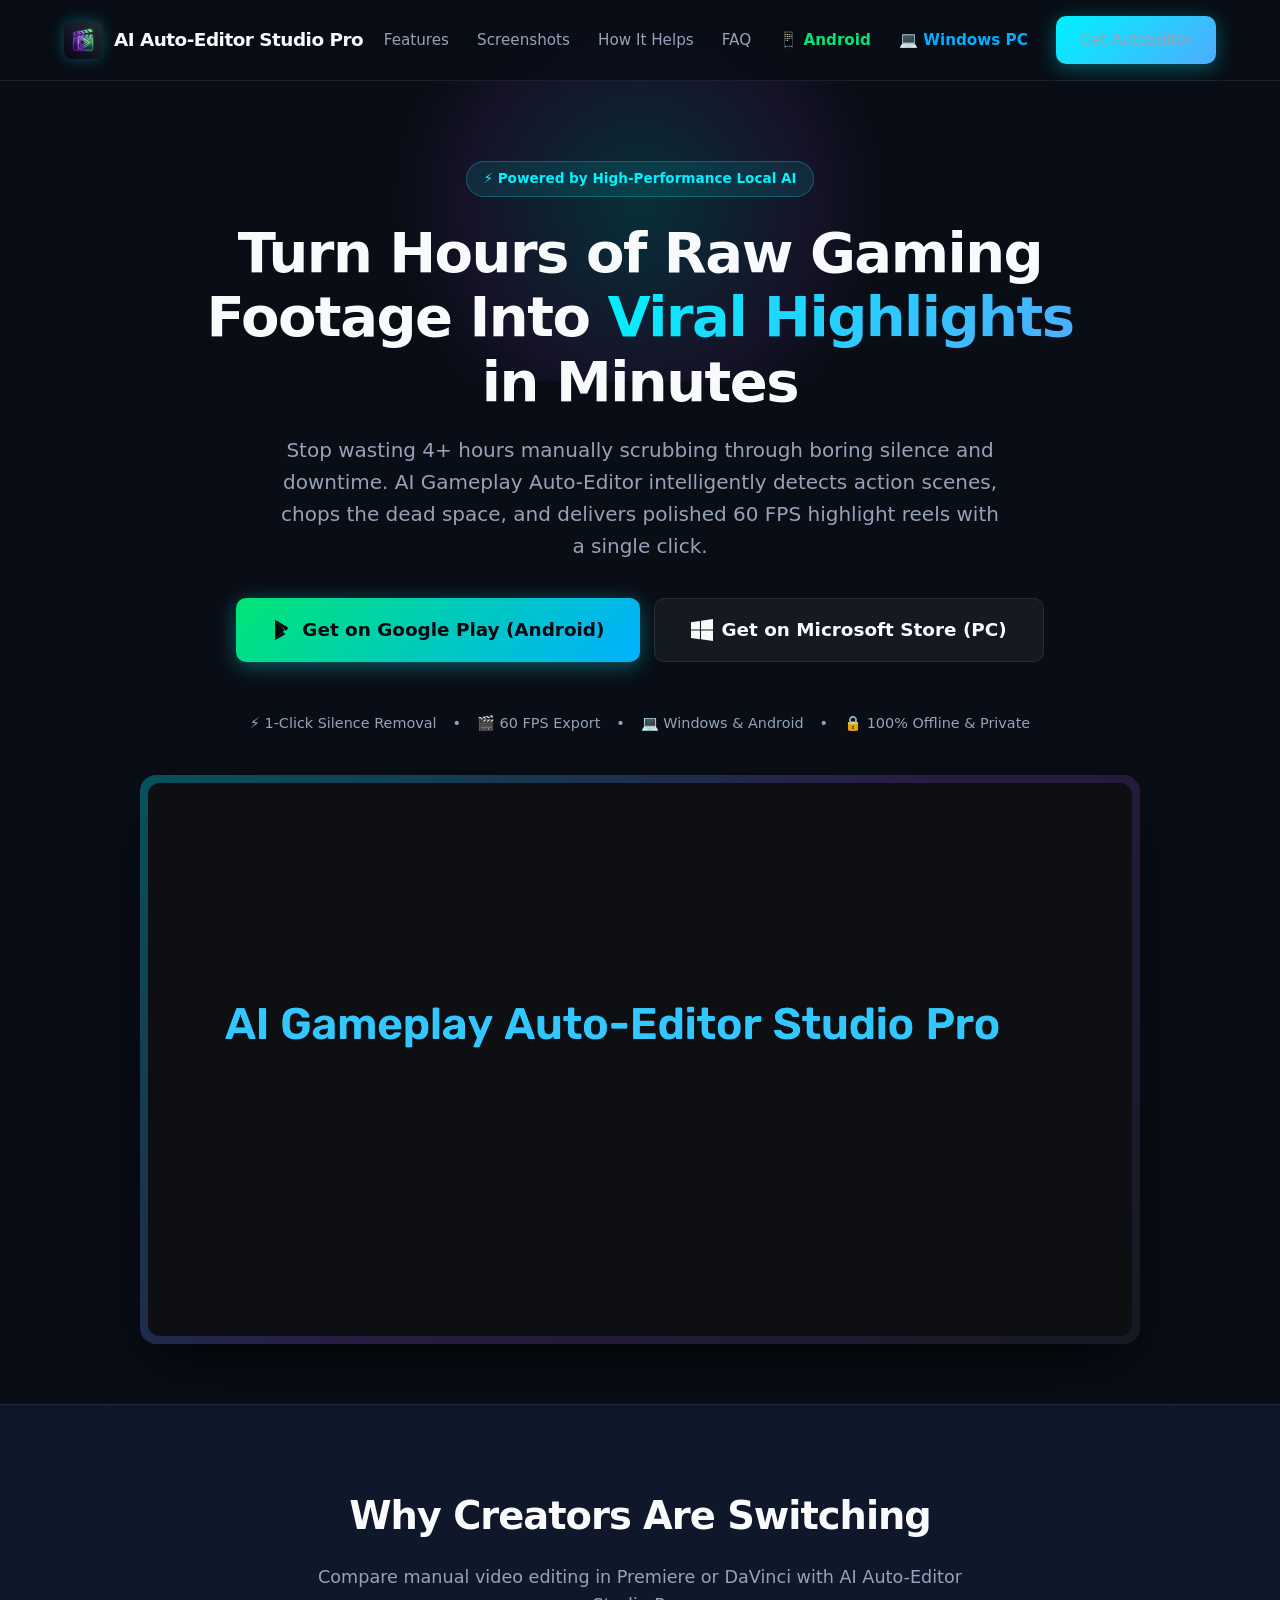
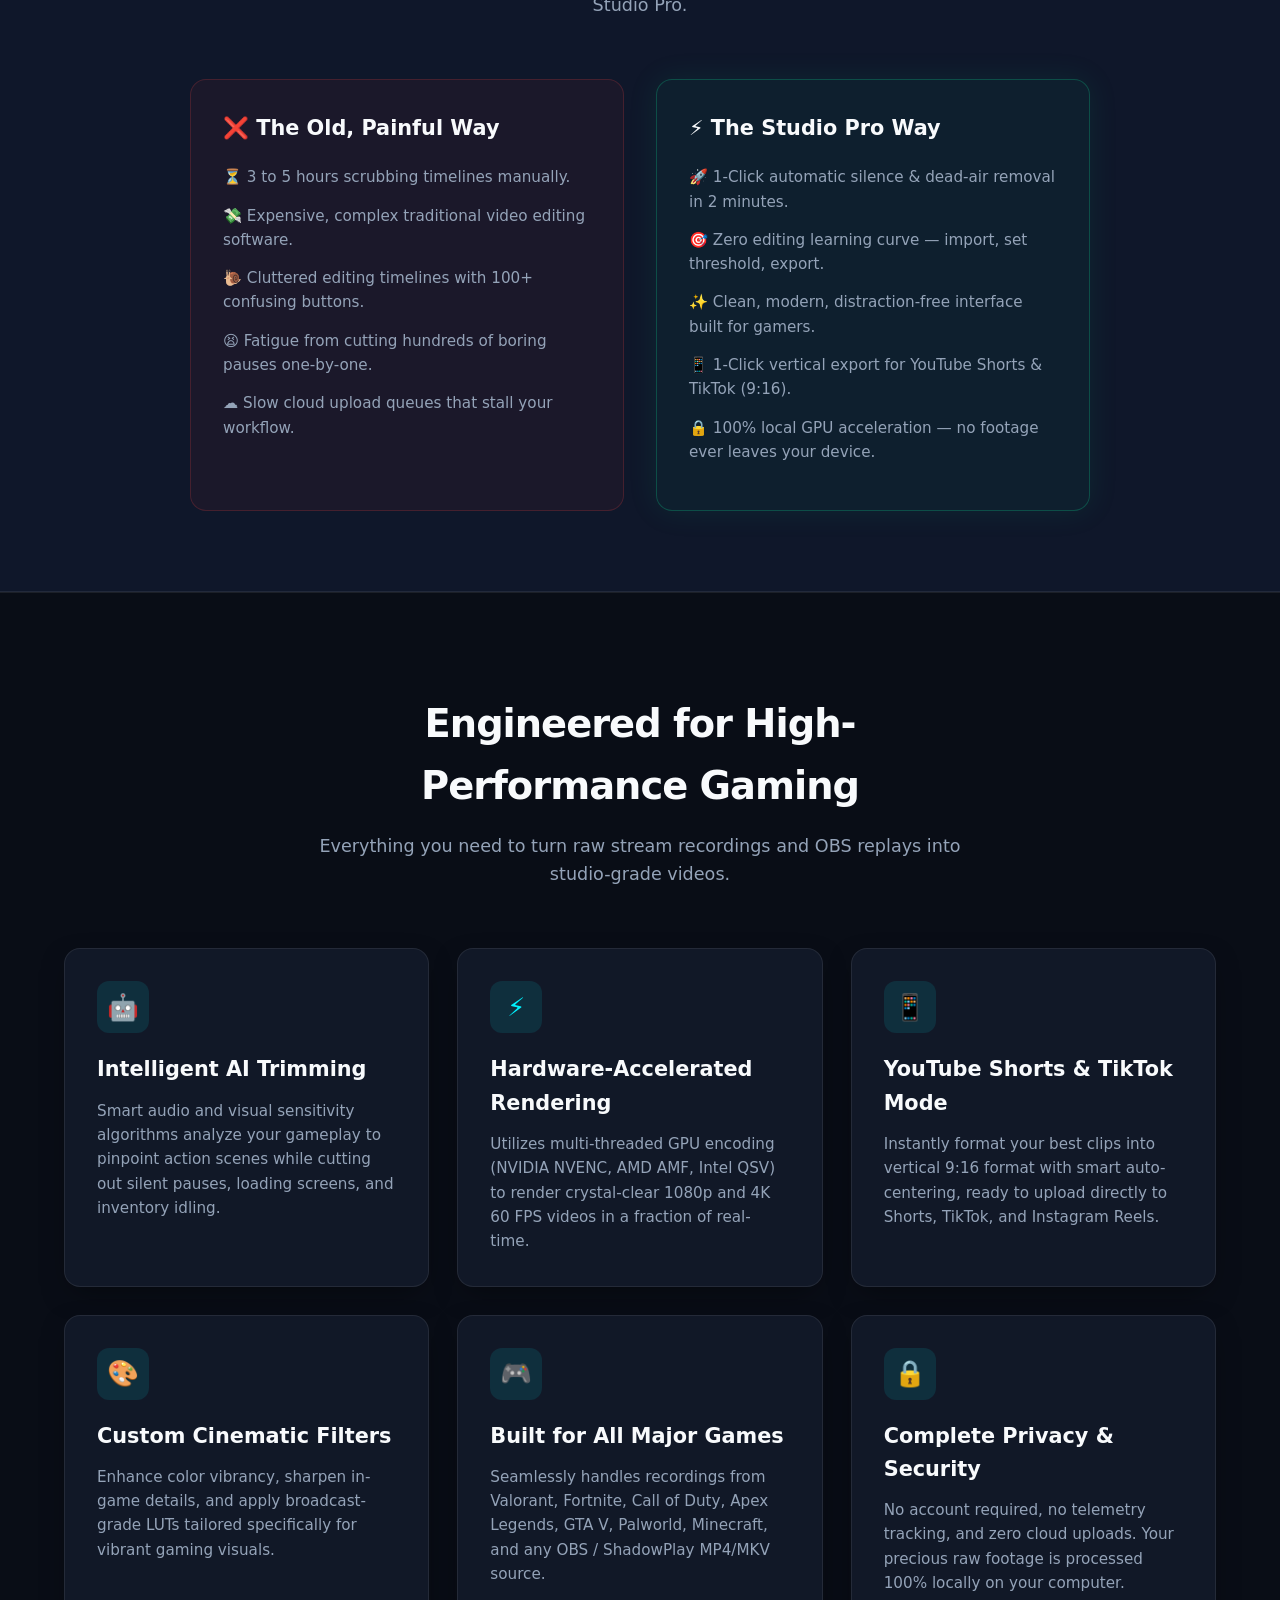
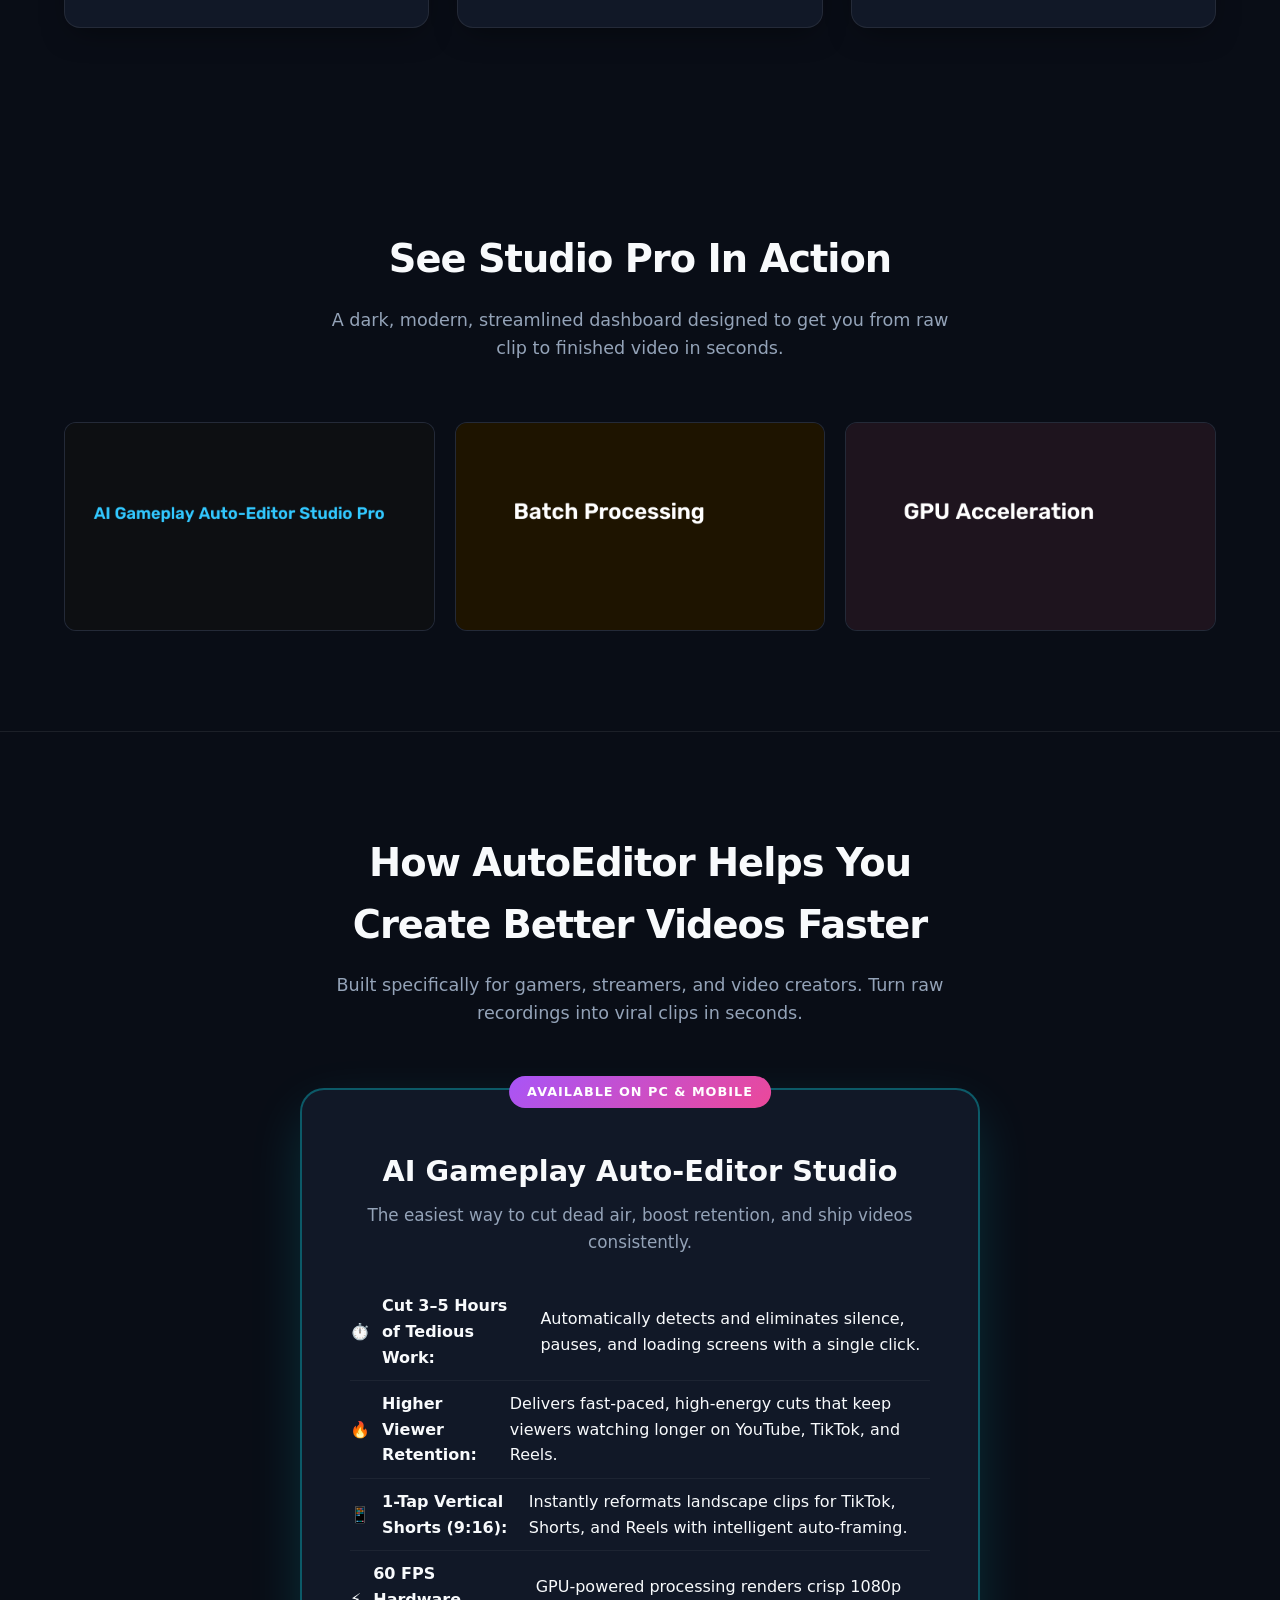
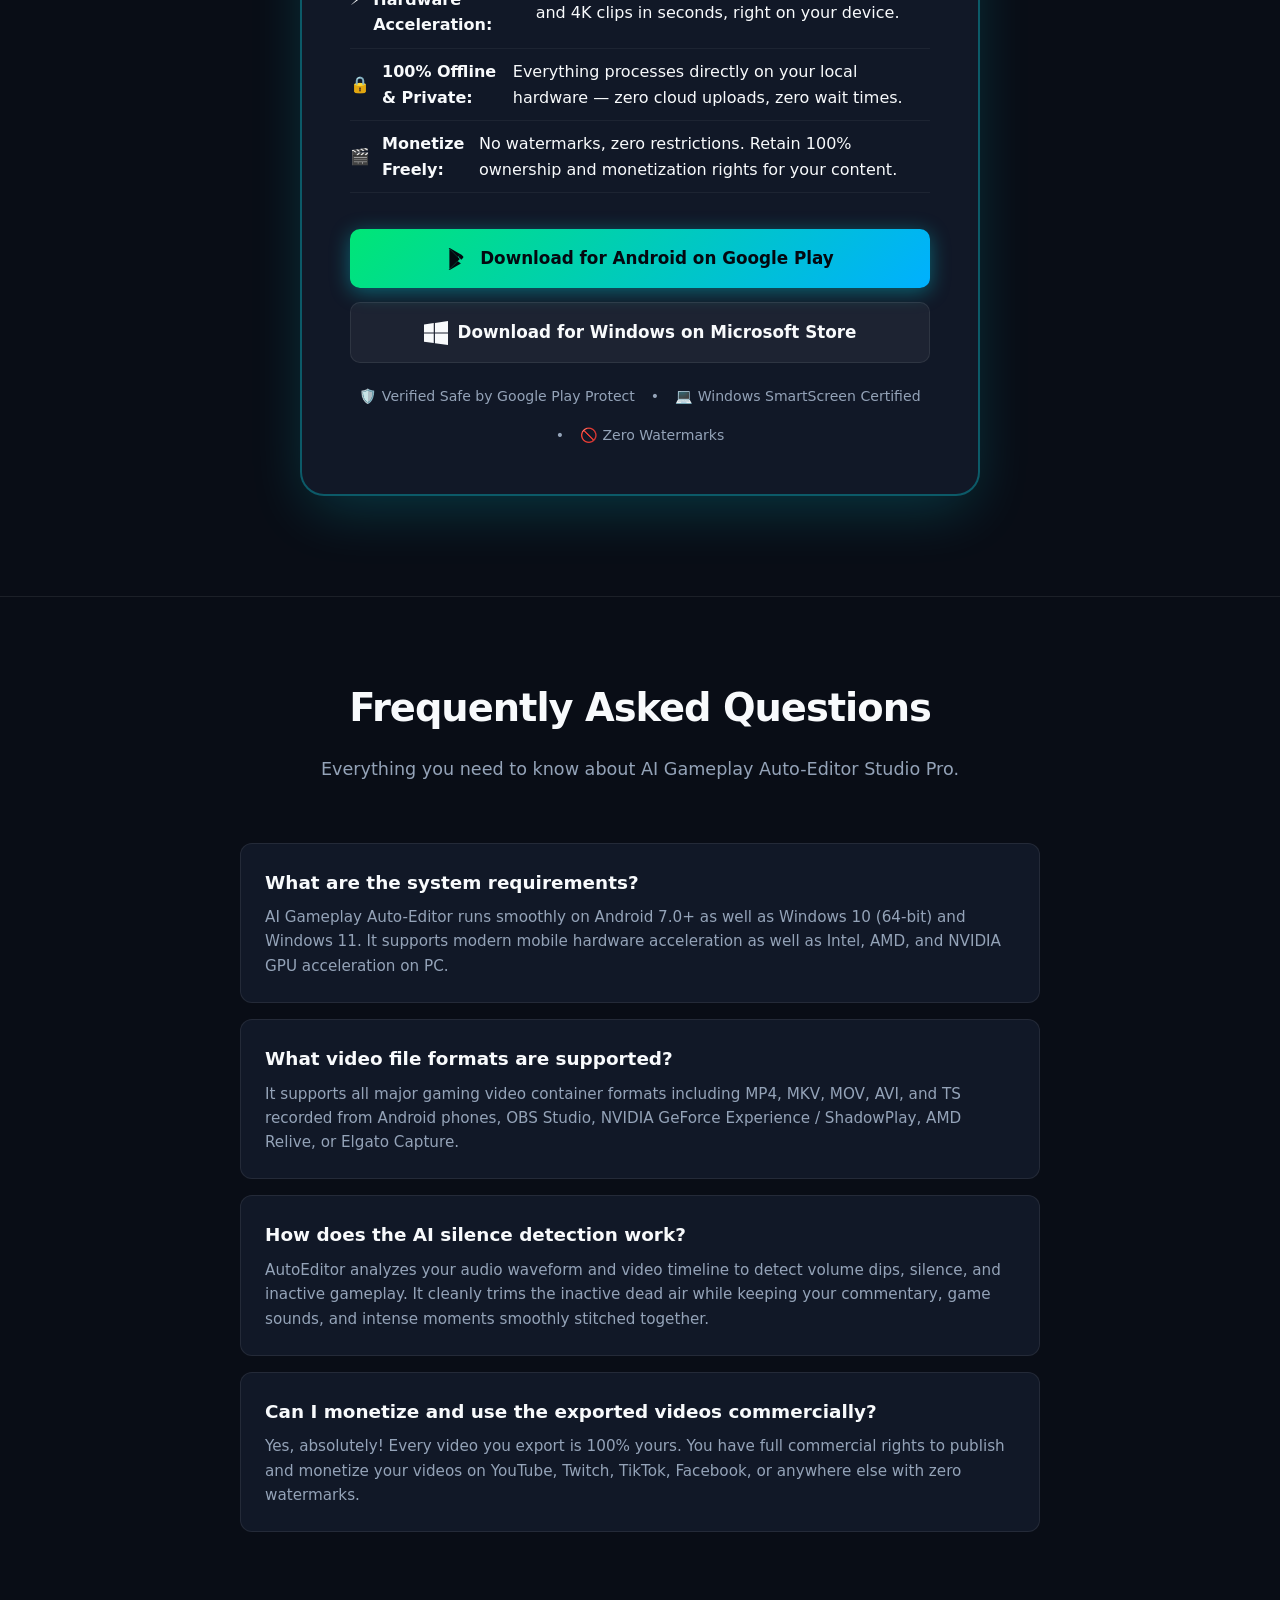
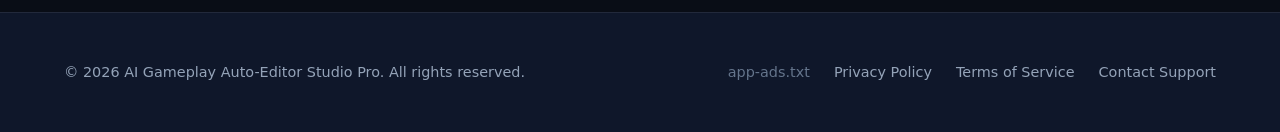
<file: index.html>
<!DOCTYPE html>
<html lang="en">
<head>
  <meta charset="UTF-8">
  <meta name="viewport" content="width=device-width, initial-scale=1.0">
  <title>AI Gameplay Auto-Editor Studio Pro Edition — Automated Gaming Video Editor</title>
  <meta name="description" content="Transform hours of raw gaming footage into high-energy viral highlight reels in minutes. AI silence detection, automatic action trimming, and fast 60fps rendering.">
  <link rel="stylesheet" href="style.css">
  <link rel="icon" type="image/x-icon" href="assets/app_icon.ico">
</head>
<body>

  <!-- Navigation Header -->
  <header>
    <div class="container nav-container">
      <a href="index.html" class="brand">
        <img src="assets/Store_Logo_1080x1080.png" alt="AI Gameplay Auto-Editor Logo">
        <span>AI Auto-Editor Studio Pro</span>
      </a>
      <ul class="nav-links">
        <li><a href="#features">Features</a></li>
        <li><a href="#screenshots">Screenshots</a></li>
        <li><a href="#how-it-helps">How It Helps</a></li>
        <li><a href="#faq">FAQ</a></li>
        <li><a href="https://play.google.com/store/apps/details?id=com.sameerbera.autoeditor" target="_blank" style="color: #00E676; font-weight: 600;">📱 Android</a></li>
        <li><a href="https://apps.microsoft.com/detail/9NHD3MD5ZGMB?hl=en-us&gl=IN&ocid=pdpshare" target="_blank" style="color: #00B0FF; font-weight: 600;">💻 Windows PC</a></li>
        <li><a href="#download" class="btn btn-primary">Get AutoEditor</a></li>
      </ul>
    </div>
  </header>

  <!-- Hero Section -->
  <section class="hero">
    <div class="container">
      <div class="badge">⚡ Powered by High-Performance Local AI</div>
      <h1>Turn Hours of Raw Gaming Footage Into <span class="gradient-text">Viral Highlights</span> in Minutes</h1>
      <p>Stop wasting 4+ hours manually scrubbing through boring silence and downtime. AI Gameplay Auto-Editor intelligently detects action scenes, chops the dead space, and delivers polished 60 FPS highlight reels with a single click.</p>
      
      <div class="hero-actions" style="display: flex; gap: 14px; justify-content: center; flex-wrap: wrap;">
        <a href="https://play.google.com/store/apps/details?id=com.sameerbera.autoeditor" target="_blank" class="btn btn-primary btn-lg" style="background: linear-gradient(135deg, #00E676, #00B0FF); display: inline-flex; align-items: center; gap: 8px;">
          <svg style="width: 22px; height: 22px; fill: currentColor;" viewBox="0 0 24 24"><path d="M3.609 1.814L13.792 12 3.61 22.186a2.38 2.38 0 0 1-.22-.986V2.8a2.38 2.38 0 0 1 .22-.986zm11.305 11.308l2.096-2.096a1.2 1.2 0 0 0 0-1.701L14.914 7.228 12.38 9.761l2.534 2.534zm-3.376.842L2.613 22.889c.355.074.74.074 1.096 0l11.205-6.467-3.376-2.458zm0-3.928l3.376-2.458L3.709 1.111a2.386 2.386 0 0 0-1.096 0l8.925 8.925z"/></svg>
          Get on Google Play (Android)
        </a>
        <a href="https://apps.microsoft.com/detail/9NHD3MD5ZGMB?hl=en-us&gl=IN&ocid=pdpshare" target="_blank" class="btn btn-secondary btn-lg" style="display: inline-flex; align-items: center; gap: 8px;">
          <svg style="width: 22px; height: 22px; fill: currentColor;" viewBox="0 0 24 24"><path d="M0 3.449L9.75 2.1v9.451H0m10.949-9.602L24 0v11.551H10.949M0 12.6h9.75v9.451L0 20.699M10.949 12.6H24V24l-13.051-1.852"/></svg>
          Get on Microsoft Store (PC)
        </a>
      </div>

      <div class="guarantee-note">
        <span>⚡ 1-Click Silence Removal</span>
        <span>•</span>
        <span>🎬 60 FPS Export</span>
        <span>•</span>
        <span>💻 Windows & Android</span>
        <span>•</span>
        <span>🔒 100% Offline & Private</span>
      </div>

      <div class="hero-preview" style="margin-top: 40px;">
        <img src="assets/Store_Screenshot.png" alt="AI Gameplay Auto-Editor Studio Pro Interface">
      </div>
    </div>
  </section>

  <!-- Comparison Section -->
  <section class="comparison">
    <div class="container">
      <div class="section-header">
        <h2>Why Creators Are Switching</h2>
        <p>Compare manual video editing in Premiere or DaVinci with AI Auto-Editor Studio Pro.</p>
      </div>

      <div class="comparison-grid">
        <div class="comp-card comp-bad">
          <h3>❌ The Old, Painful Way</h3>
          <ul class="comp-list">
            <li>⏳ 3 to 5 hours scrubbing timelines manually.</li>
            <li>💸 Expensive, complex traditional video editing software.</li>
            <li>🐌 Cluttered editing timelines with 100+ confusing buttons.</li>
            <li>😫 Fatigue from cutting hundreds of boring pauses one-by-one.</li>
            <li>☁️ Slow cloud upload queues that stall your workflow.</li>
          </ul>
        </div>

        <div class="comp-card comp-good">
          <h3>⚡ The Studio Pro Way</h3>
          <ul class="comp-list">
            <li>🚀 1-Click automatic silence & dead-air removal in 2 minutes.</li>
            <li>🎯 Zero editing learning curve — import, set threshold, export.</li>
            <li>✨ Clean, modern, distraction-free interface built for gamers.</li>
            <li>📱 1-Click vertical export for YouTube Shorts & TikTok (9:16).</li>
            <li>🔒 100% local GPU acceleration — no footage ever leaves your device.</li>
          </ul>
        </div>
      </div>
    </div>
  </section>

  <!-- Core Features Grid -->
  <section class="features" id="features">
    <div class="container">
      <div class="section-header">
        <h2>Engineered for High-Performance Gaming</h2>
        <p>Everything you need to turn raw stream recordings and OBS replays into studio-grade videos.</p>
      </div>

      <div class="grid-3">
        <div class="card">
          <div class="card-icon">🤖</div>
          <h3>Intelligent AI Trimming</h3>
          <p>Smart audio and visual sensitivity algorithms analyze your gameplay to pinpoint action scenes while cutting out silent pauses, loading screens, and inventory idling.</p>
        </div>

        <div class="card">
          <div class="card-icon">⚡</div>
          <h3>Hardware-Accelerated Rendering</h3>
          <p>Utilizes multi-threaded GPU encoding (NVIDIA NVENC, AMD AMF, Intel QSV) to render crystal-clear 1080p and 4K 60 FPS videos in a fraction of real-time.</p>
        </div>

        <div class="card">
          <div class="card-icon">📱</div>
          <h3>YouTube Shorts & TikTok Mode</h3>
          <p>Instantly format your best clips into vertical 9:16 format with smart auto-centering, ready to upload directly to Shorts, TikTok, and Instagram Reels.</p>
        </div>

        <div class="card">
          <div class="card-icon">🎨</div>
          <h3>Custom Cinematic Filters</h3>
          <p>Enhance color vibrancy, sharpen in-game details, and apply broadcast-grade LUTs tailored specifically for vibrant gaming visuals.</p>
        </div>

        <div class="card">
          <div class="card-icon">🎮</div>
          <h3>Built for All Major Games</h3>
          <p>Seamlessly handles recordings from Valorant, Fortnite, Call of Duty, Apex Legends, GTA V, Palworld, Minecraft, and any OBS / ShadowPlay MP4/MKV source.</p>
        </div>

        <div class="card">
          <div class="card-icon">🔒</div>
          <h3>Complete Privacy & Security</h3>
          <p>No account required, no telemetry tracking, and zero cloud uploads. Your precious raw footage is processed 100% locally on your computer.</p>
        </div>
      </div>
    </div>
  </section>

  <!-- Screenshots Gallery -->
  <section class="gallery" id="screenshots">
    <div class="container">
      <div class="section-header">
        <h2>See Studio Pro In Action</h2>
        <p>A dark, modern, streamlined dashboard designed to get you from raw clip to finished video in seconds.</p>
      </div>

      <div class="gallery-grid">
        <div class="gallery-item">
          <img src="assets/Store_Screenshot.png" alt="Main Studio Dashboard">
        </div>
        <div class="gallery-item">
          <img src="assets/Store_Screenshot_2.png" alt="Sensitivity and Trimming Controls">
        </div>
        <div class="gallery-item">
          <img src="assets/Store_Screenshot_3.png" alt="Render and Export Configurations">
        </div>
      </div>
    </div>
  </section>

  <!-- How It Helps & Download Section -->
  <section class="pricing" id="download">
    <div class="container">
      <div class="section-header" id="how-it-helps">
        <h2>How AutoEditor Helps You Create Better Videos Faster</h2>
        <p>Built specifically for gamers, streamers, and video creators. Turn raw recordings into viral clips in seconds.</p>
      </div>

      <div class="pricing-card" style="max-width: 680px;">
        <div class="pricing-badge">Available On PC & Mobile</div>
        <h3 style="font-size: 1.8rem; margin-top: 10px;">AI Gameplay Auto-Editor Studio</h3>
        <p style="color: var(--text-muted); margin-top: 8px; font-size: 1.05rem;">The easiest way to cut dead air, boost retention, and ship videos consistently.</p>

        <ul class="pricing-features" style="margin: 28px 0 36px;">
          <li>⏱️ <strong>Cut 3–5 Hours of Tedious Work:</strong> Automatically detects and eliminates silence, pauses, and loading screens with a single click.</li>
          <li>🔥 <strong>Higher Viewer Retention:</strong> Delivers fast-paced, high-energy cuts that keep viewers watching longer on YouTube, TikTok, and Reels.</li>
          <li>📱 <strong>1-Tap Vertical Shorts (9:16):</strong> Instantly reformats landscape clips for TikTok, Shorts, and Reels with intelligent auto-framing.</li>
          <li>⚡ <strong>60 FPS Hardware Acceleration:</strong> GPU-powered processing renders crisp 1080p and 4K clips in seconds, right on your device.</li>
          <li>🔒 <strong>100% Offline & Private:</strong> Everything processes directly on your local hardware — zero cloud uploads, zero wait times.</li>
          <li>🎬 <strong>Monetize Freely:</strong> No watermarks, zero restrictions. Retain 100% ownership and monetization rights for your content.</li>
        </ul>

        <!-- Download Options: Android & Microsoft -->
        <div style="display: flex; flex-direction: column; gap: 14px;">
          <a href="https://play.google.com/store/apps/details?id=com.sameerbera.autoeditor" target="_blank" class="btn btn-primary btn-lg" style="width: 100%; background: linear-gradient(135deg, #00E676, #00B0FF); display: inline-flex; justify-content: center; align-items: center; gap: 10px; font-size: 1.05rem; padding: 16px 24px;">
            <svg style="width: 24px; height: 24px; fill: currentColor;" viewBox="0 0 24 24"><path d="M3.609 1.814L13.792 12 3.61 22.186a2.38 2.38 0 0 1-.22-.986V2.8a2.38 2.38 0 0 1 .22-.986zm11.305 11.308l2.096-2.096a1.2 1.2 0 0 0 0-1.701L14.914 7.228 12.38 9.761l2.534 2.534zm-3.376.842L2.613 22.889c.355.074.74.074 1.096 0l11.205-6.467-3.376-2.458zm0-3.928l3.376-2.458L3.709 1.111a2.386 2.386 0 0 0-1.096 0l8.925 8.925z"/></svg>
            Download for Android on Google Play
          </a>
          <a href="https://apps.microsoft.com/detail/9NHD3MD5ZGMB?hl=en-us&gl=IN&ocid=pdpshare" target="_blank" class="btn btn-secondary btn-lg" style="width: 100%; display: inline-flex; justify-content: center; align-items: center; gap: 10px; font-size: 1.05rem; padding: 16px 24px;">
            <svg style="width: 24px; height: 24px; fill: currentColor;" viewBox="0 0 24 24"><path d="M0 3.449L9.75 2.1v9.451H0m10.949-9.602L24 0v11.551H10.949M0 12.6h9.75v9.451L0 20.699M10.949 12.6H24V24l-13.051-1.852"/></svg>
            Download for Windows on Microsoft Store
          </a>
        </div>

        <div style="margin-top: 22px; font-size: 0.88rem; color: var(--text-muted); display: flex; align-items: center; justify-content: center; gap: 16px; flex-wrap: wrap;">
          <span>🛡️ Verified Safe by Google Play Protect</span>
          <span>•</span>
          <span>💻 Windows SmartScreen Certified</span>
          <span>•</span>
          <span>🚫 Zero Watermarks</span>
        </div>
      </div>
    </div>
  </section>

  <!-- FAQ Section -->
  <section class="faq" id="faq">
    <div class="container">
      <div class="section-header">
        <h2>Frequently Asked Questions</h2>
        <p>Everything you need to know about AI Gameplay Auto-Editor Studio Pro.</p>
      </div>

      <div class="faq-grid">
        <div class="faq-item">
          <h4>What are the system requirements?</h4>
          <p>AI Gameplay Auto-Editor runs smoothly on Android 7.0+ as well as Windows 10 (64-bit) and Windows 11. It supports modern mobile hardware acceleration as well as Intel, AMD, and NVIDIA GPU acceleration on PC.</p>
        </div>

        <div class="faq-item">
          <h4>What video file formats are supported?</h4>
          <p>It supports all major gaming video container formats including MP4, MKV, MOV, AVI, and TS recorded from Android phones, OBS Studio, NVIDIA GeForce Experience / ShadowPlay, AMD Relive, or Elgato Capture.</p>
        </div>

        <div class="faq-item">
          <h4>How does the AI silence detection work?</h4>
          <p>AutoEditor analyzes your audio waveform and video timeline to detect volume dips, silence, and inactive gameplay. It cleanly trims the inactive dead air while keeping your commentary, game sounds, and intense moments smoothly stitched together.</p>
        </div>

        <div class="faq-item">
          <h4>Can I monetize and use the exported videos commercially?</h4>
          <p>Yes, absolutely! Every video you export is 100% yours. You have full commercial rights to publish and monetize your videos on YouTube, Twitch, TikTok, Facebook, or anywhere else with zero watermarks.</p>
        </div>
      </div>
    </div>
  </section>

  <!-- Footer -->
  <footer>
    <div class="container footer-content">
      <div>
        <p>© 2026 AI Gameplay Auto-Editor Studio Pro. All rights reserved.</p>
      </div>
      <div class="footer-links">
        <a href="app-ads.txt" target="_blank" style="color: #64748b;">app-ads.txt</a>
        <a href="privacy.html">Privacy Policy</a>
        <a href="terms.html">Terms of Service</a>
        <a href="contact.html">Contact Support</a>
      </div>
    </div>
  </footer>

</body>
</html>
</file>
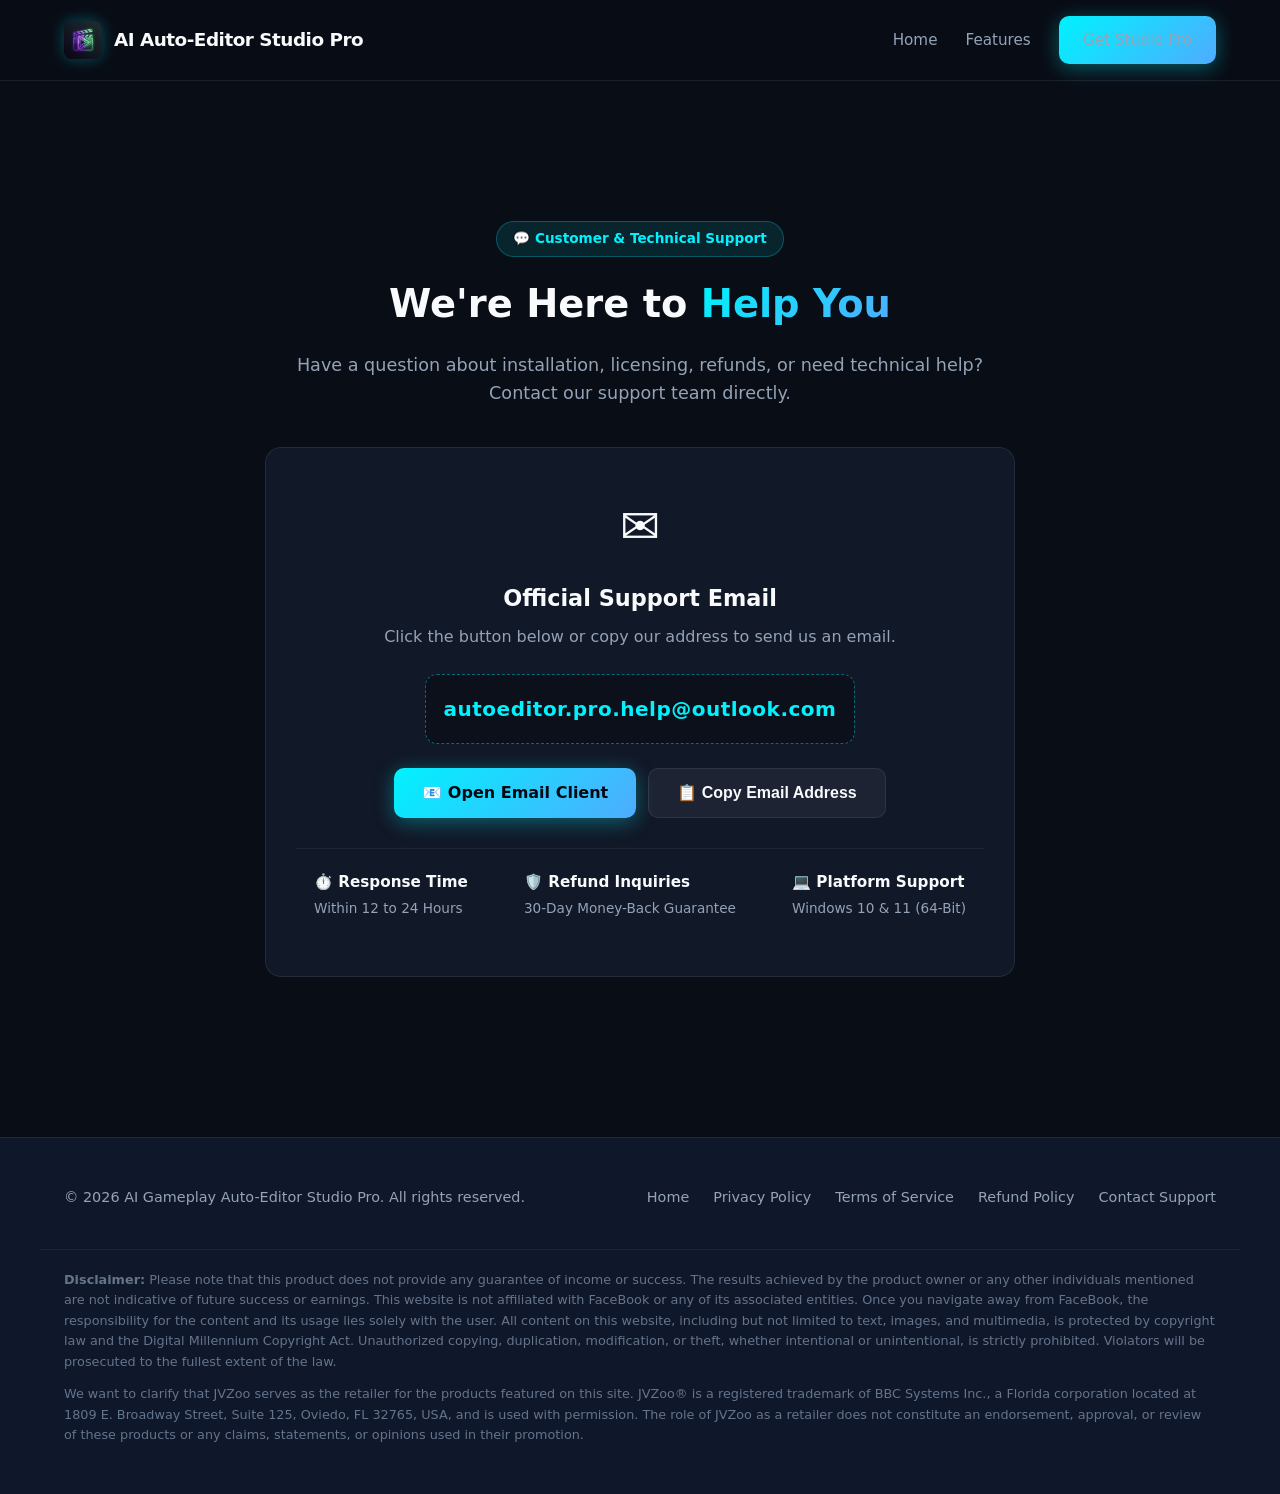
<file: contact.html>
<!DOCTYPE html>
<html lang="en">
<head>
  <meta charset="UTF-8">
  <meta name="viewport" content="width=device-width, initial-scale=1.0">
  <title>Contact Support — AI Gameplay Auto-Editor Studio Pro</title>
  <link rel="stylesheet" href="style.css">
  <link rel="icon" type="image/x-icon" href="assets/app_icon.ico">
</head>
<body>

  <!-- Navigation Header -->
  <header>
    <div class="container nav-container">
      <a href="index.html" class="brand">
        <img src="assets/Store_Logo_1080x1080.png" alt="AI Gameplay Auto-Editor Logo">
        <span>AI Auto-Editor Studio Pro</span>
      </a>
      <ul class="nav-links">
        <li><a href="index.html">Home</a></li>
        <li><a href="index.html#features">Features</a></li>
        <li><a href="index.html#pricing" class="btn btn-primary">Get Studio Pro</a></li>
      </ul>
    </div>
  </header>

  <!-- Contact Hero Section -->
  <div class="container legal-content" style="max-width: 750px; text-align: center; margin-top: 60px; margin-bottom: 80px;">
    <div class="badge" style="display: inline-block; margin-bottom: 16px;">💬 Customer & Technical Support</div>
    <h1 style="font-size: 2.4rem; margin-bottom: 16px;">We're Here to <span class="gradient-text">Help You</span></h1>
    <p style="color: var(--text-muted); font-size: 1.1rem; margin-bottom: 40px;">
      Have a question about installation, licensing, refunds, or need technical help? Contact our support team directly.
    </p>

    <div style="background: var(--bg-card); border: 1px solid var(--border-color); border-radius: 16px; padding: 40px 30px; box-shadow: var(--shadow-card);">
      <div style="font-size: 3rem; margin-bottom: 16px;">✉️</div>
      <h3 style="font-size: 1.4rem; margin-bottom: 8px; color: var(--text-main);">Official Support Email</h3>
      <p style="color: var(--text-muted); margin-bottom: 24px;">Click the button below or copy our address to send us an email.</p>

      <div style="background: rgba(0,0,0,0.3); border: 1px dashed rgba(0, 242, 254, 0.4); border-radius: 12px; padding: 18px; display: inline-block; margin-bottom: 24px;">
        <span id="support-email" style="font-size: 1.25rem; font-weight: 700; color: var(--neon-cyan); letter-spacing: 0.5px;">autoeditor.pro.help@outlook.com</span>
      </div>

      <div style="display: flex; gap: 12px; justify-content: center; flex-wrap: wrap;">
        <a href="mailto:autoeditor.pro.help@outlook.com" class="btn btn-primary" style="padding: 12px 28px;">
          📧 Open Email Client
        </a>
        <button onclick="navigator.clipboard.writeText('autoeditor.pro.help@outlook.com'); alert('Email address copied to clipboard!');" class="btn btn-secondary" style="padding: 12px 28px; cursor: pointer;">
          📋 Copy Email Address
        </button>
      </div>

      <div style="margin-top: 30px; padding-top: 20px; border-top: 1px solid rgba(255,255,255,0.06); display: flex; justify-content: space-around; text-align: left; flex-wrap: wrap; gap: 20px;">
        <div>
          <strong style="color: var(--text-main); font-size: 0.95rem;">⏱️ Response Time</strong>
          <p style="color: var(--text-muted); font-size: 0.85rem; margin-top: 4px;">Within 12 to 24 Hours</p>
        </div>
        <div>
          <strong style="color: var(--text-main); font-size: 0.95rem;">🛡️ Refund Inquiries</strong>
          <p style="color: var(--text-muted); font-size: 0.85rem; margin-top: 4px;">30-Day Money-Back Guarantee</p>
        </div>
        <div>
          <strong style="color: var(--text-main); font-size: 0.95rem;">💻 Platform Support</strong>
          <p style="color: var(--text-muted); font-size: 0.85rem; margin-top: 4px;">Windows 10 & 11 (64-Bit)</p>
        </div>
      </div>
    </div>
  </div>

  <!-- Footer -->
  <footer>
    <div class="container footer-content">
      <div>
        <p>© 2026 AI Gameplay Auto-Editor Studio Pro. All rights reserved.</p>
      </div>
      <div class="footer-links">
        <a href="index.html">Home</a>
        <a href="privacy.html">Privacy Policy</a>
        <a href="terms.html">Terms of Service</a>
        <a href="terms.html#refund">Refund Policy</a>
        <a href="contact.html">Contact Support</a>
      </div>
    </div>

    <!-- Mandatory JVZoo Compliance Disclaimer -->
    <div class="container" style="margin-top: 40px; padding-top: 20px; border-top: 1px solid rgba(255,255,255,0.05); font-size: 0.8rem; color: #64748b; line-height: 1.6;">
      <p style="margin-bottom: 12px;"><strong>Disclaimer:</strong> Please note that this product does not provide any guarantee of income or success. The results achieved by the product owner or any other individuals mentioned are not indicative of future success or earnings. This website is not affiliated with FaceBook or any of its associated entities. Once you navigate away from FaceBook, the responsibility for the content and its usage lies solely with the user. All content on this website, including but not limited to text, images, and multimedia, is protected by copyright law and the Digital Millennium Copyright Act. Unauthorized copying, duplication, modification, or theft, whether intentional or unintentional, is strictly prohibited. Violators will be prosecuted to the fullest extent of the law.</p>
      <p>We want to clarify that JVZoo serves as the retailer for the products featured on this site. JVZoo® is a registered trademark of BBC Systems Inc., a Florida corporation located at 1809 E. Broadway Street, Suite 125, Oviedo, FL 32765, USA, and is used with permission. The role of JVZoo as a retailer does not constitute an endorsement, approval, or review of these products or any claims, statements, or opinions used in their promotion.</p>
    </div>
  </footer>

</body>
</html>
</file>
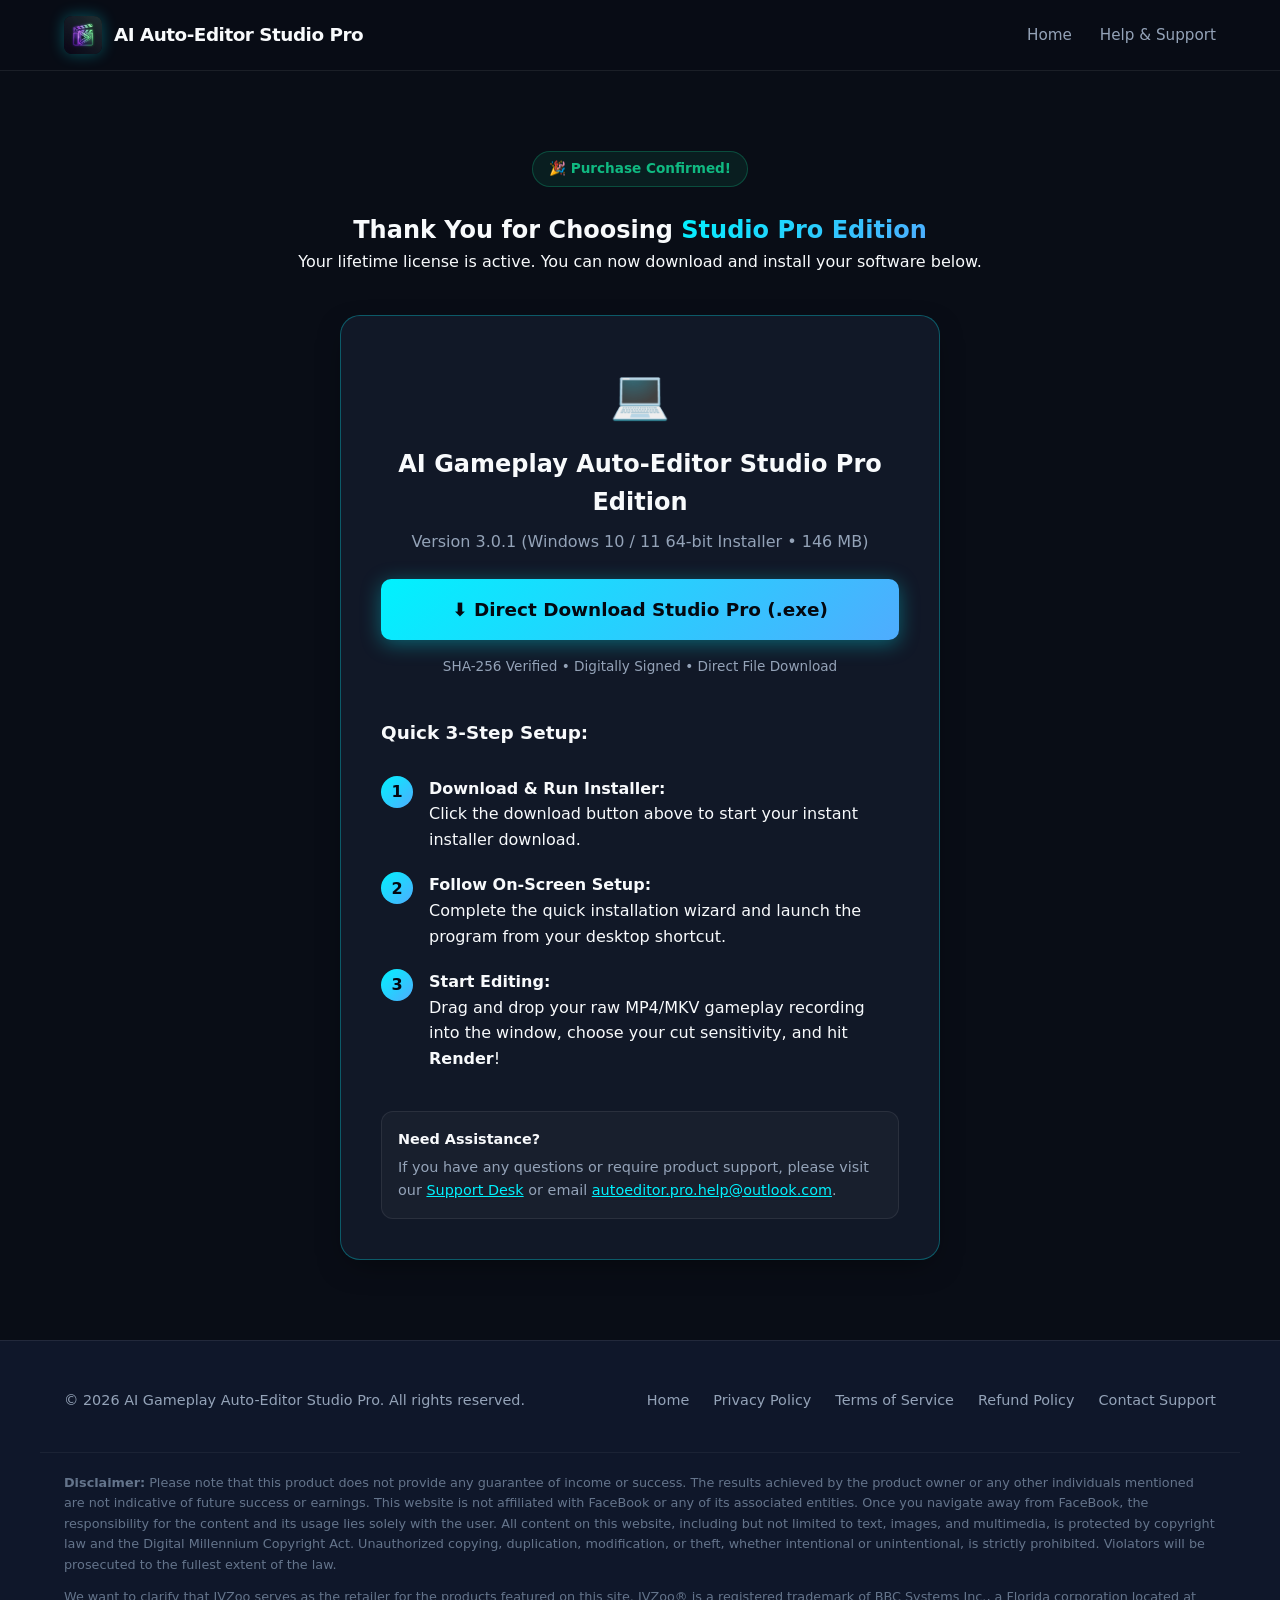
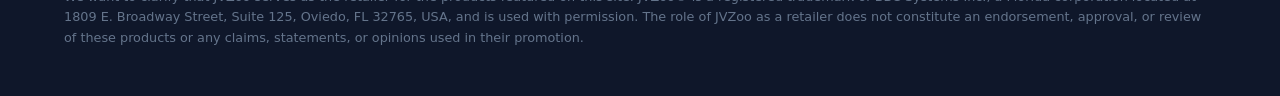
<file: download.html>
<!DOCTYPE html>
<html lang="en">
<head>
  <meta charset="UTF-8">
  <meta name="viewport" content="width=device-width, initial-scale=1.0">
  <meta name="robots" content="noindex, nofollow">
  <title>Download Studio Pro — AI Gameplay Auto-Editor</title>
  <link rel="stylesheet" href="style.css">
  <link rel="icon" type="image/x-icon" href="assets/app_icon.ico">
</head>
<body>

  <!-- Navigation Header -->
  <header>
    <div class="container nav-container">
      <a href="index.html" class="brand">
        <img src="assets/Store_Logo_1080x1080.png" alt="AI Gameplay Auto-Editor Logo">
        <span>AI Auto-Editor Studio Pro</span>
      </a>
      <ul class="nav-links">
        <li><a href="index.html">Home</a></li>
        <li><a href="contact.html">Help & Support</a></li>
      </ul>
    </div>
  </header>

  <!-- Download Section -->
  <section class="download-hero">
    <div class="container">
      <div class="badge" style="background: rgba(16, 185, 129, 0.1); border-color: rgba(16, 185, 129, 0.3); color: #10b981;">
        🎉 Purchase Confirmed!
      </div>
      <h1>Thank You for Choosing <span class="gradient-text">Studio Pro Edition</span></h1>
      <p>Your lifetime license is active. You can now download and install your software below.</p>

      <div class="download-box">
        <div style="font-size: 3rem; margin-bottom: 12px;">💻</div>
        <h3 style="font-size: 1.5rem; margin-bottom: 8px;">AI Gameplay Auto-Editor Studio Pro Edition</h3>
        <p style="color: var(--text-muted); margin-bottom: 24px;">Version 3.0.1 (Windows 10 / 11 64-bit Installer • 146 MB)</p>
        
        <a href="https://drive.google.com/uc?export=download&id=1JOV5xTpCg_ELUY2TiJZvEf9hYhR-eM06" id="download-btn" class="btn btn-primary btn-lg" style="width: 100%; margin-bottom: 16px;">
          ⬇️ Direct Download Studio Pro (.exe)
        </a>

        <div style="font-size: 0.85rem; color: var(--text-muted);">
          SHA-256 Verified • Digitally Signed • Direct File Download
        </div>

        <div class="step-guide">
          <h4 style="font-size: 1.15rem; color: var(--text-main); margin-bottom: 8px;">Quick 3-Step Setup:</h4>
          
          <div class="step">
            <div class="step-num">1</div>
            <div>
              <strong>Download & Run Installer:</strong>
              <p>Click the download button above to start your instant installer download.</p>
            </div>
          </div>

          <div class="step">
            <div class="step-num">2</div>
            <div>
              <strong>Follow On-Screen Setup:</strong>
              <p>Complete the quick installation wizard and launch the program from your desktop shortcut.</p>
            </div>
          </div>

          <div class="step">
            <div class="step-num">3</div>
            <div>
              <strong>Start Editing:</strong>
              <p>Drag and drop your raw MP4/MKV gameplay recording into the window, choose your cut sensitivity, and hit <strong>Render</strong>!</p>
            </div>
          </div>
        </div>

        <div style="background: rgba(255,255,255,0.03); border: 1px solid var(--border-color); border-radius: 12px; padding: 16px; text-align: left; font-size: 0.9rem;">
          <strong>Need Assistance?</strong>
          <p style="color: var(--text-muted); margin-top: 4px;">If you have any questions or require product support, please visit our <a href="contact.html" style="color: var(--neon-cyan);">Support Desk</a> or email <a href="mailto:autoeditor.pro.help@outlook.com" style="color: var(--neon-cyan);">autoeditor.pro.help@outlook.com</a>.</p>
        </div>
      </div>
    </div>
  </section>

  <!-- Footer -->
  <footer>
    <div class="container footer-content">
      <div>
        <p>© 2026 AI Gameplay Auto-Editor Studio Pro. All rights reserved.</p>
      </div>
      <div class="footer-links">
        <a href="index.html">Home</a>
        <a href="privacy.html">Privacy Policy</a>
        <a href="terms.html">Terms of Service</a>
        <a href="terms.html#refund">Refund Policy</a>
        <a href="contact.html">Contact Support</a>
      </div>
    </div>

    <!-- Mandatory JVZoo Compliance Disclaimer -->
    <div class="container" style="margin-top: 40px; padding-top: 20px; border-top: 1px solid rgba(255,255,255,0.05); font-size: 0.8rem; color: #64748b; line-height: 1.6;">
      <p style="margin-bottom: 12px;"><strong>Disclaimer:</strong> Please note that this product does not provide any guarantee of income or success. The results achieved by the product owner or any other individuals mentioned are not indicative of future success or earnings. This website is not affiliated with FaceBook or any of its associated entities. Once you navigate away from FaceBook, the responsibility for the content and its usage lies solely with the user. All content on this website, including but not limited to text, images, and multimedia, is protected by copyright law and the Digital Millennium Copyright Act. Unauthorized copying, duplication, modification, or theft, whether intentional or unintentional, is strictly prohibited. Violators will be prosecuted to the fullest extent of the law.</p>
      <p>We want to clarify that JVZoo serves as the retailer for the products featured on this site. JVZoo® is a registered trademark of BBC Systems Inc., a Florida corporation located at 1809 E. Broadway Street, Suite 125, Oviedo, FL 32765, USA, and is used with permission. The role of JVZoo as a retailer does not constitute an endorsement, approval, or review of these products or any claims, statements, or opinions used in their promotion.</p>
    </div>
  </footer>

</body>
</html>
</file>
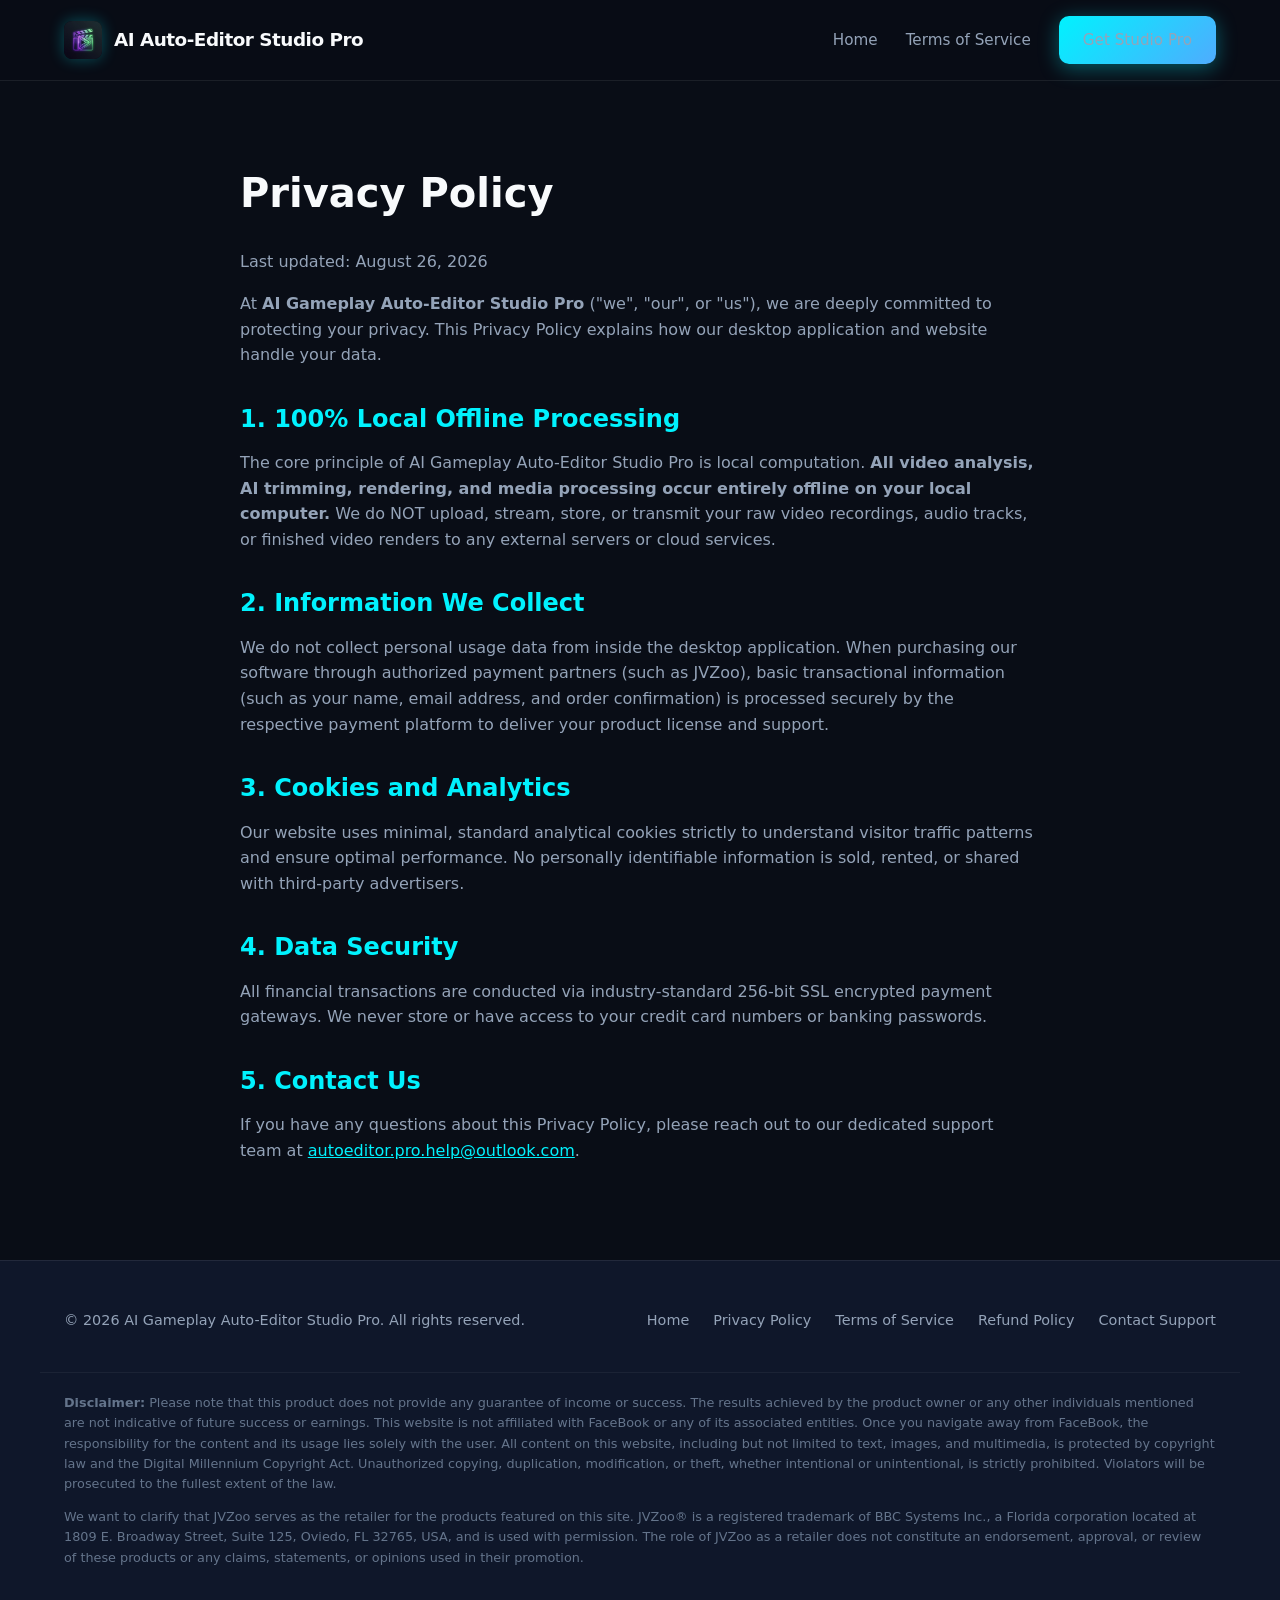
<file: privacy.html>
<!DOCTYPE html>
<html lang="en">
<head>
  <meta charset="UTF-8">
  <meta name="viewport" content="width=device-width, initial-scale=1.0">
  <title>Privacy Policy — AI Gameplay Auto-Editor Studio Pro</title>
  <link rel="stylesheet" href="style.css">
  <link rel="icon" type="image/x-icon" href="assets/app_icon.ico">
</head>
<body>

  <!-- Navigation Header -->
  <header>
    <div class="container nav-container">
      <a href="index.html" class="brand">
        <img src="assets/Store_Logo_1080x1080.png" alt="AI Gameplay Auto-Editor Logo">
        <span>AI Auto-Editor Studio Pro</span>
      </a>
      <ul class="nav-links">
        <li><a href="index.html">Home</a></li>
        <li><a href="terms.html">Terms of Service</a></li>
        <li><a href="index.html#pricing" class="btn btn-primary">Get Studio Pro</a></li>
      </ul>
    </div>
  </header>

  <div class="container legal-content">
    <h1>Privacy Policy</h1>
    <p>Last updated: August 26, 2026</p>

    <p>At <strong>AI Gameplay Auto-Editor Studio Pro</strong> ("we", "our", or "us"), we are deeply committed to protecting your privacy. This Privacy Policy explains how our desktop application and website handle your data.</p>

    <h2>1. 100% Local Offline Processing</h2>
    <p>The core principle of AI Gameplay Auto-Editor Studio Pro is local computation. <strong>All video analysis, AI trimming, rendering, and media processing occur entirely offline on your local computer.</strong> We do NOT upload, stream, store, or transmit your raw video recordings, audio tracks, or finished video renders to any external servers or cloud services.</p>

    <h2>2. Information We Collect</h2>
    <p>We do not collect personal usage data from inside the desktop application. When purchasing our software through authorized payment partners (such as JVZoo), basic transactional information (such as your name, email address, and order confirmation) is processed securely by the respective payment platform to deliver your product license and support.</p>

    <h2>3. Cookies and Analytics</h2>
    <p>Our website uses minimal, standard analytical cookies strictly to understand visitor traffic patterns and ensure optimal performance. No personally identifiable information is sold, rented, or shared with third-party advertisers.</p>

    <h2>4. Data Security</h2>
    <p>All financial transactions are conducted via industry-standard 256-bit SSL encrypted payment gateways. We never store or have access to your credit card numbers or banking passwords.</p>

    <h2>5. Contact Us</h2>
    <p>If you have any questions about this Privacy Policy, please reach out to our dedicated support team at <a href="mailto:autoeditor.pro.help@outlook.com" style="color: var(--neon-cyan);">autoeditor.pro.help@outlook.com</a>.</p>
  </div>

  <!-- Footer -->
  <footer>
    <div class="container footer-content">
      <div>
        <p>© 2026 AI Gameplay Auto-Editor Studio Pro. All rights reserved.</p>
      </div>
      <div class="footer-links">
        <a href="index.html">Home</a>
        <a href="privacy.html">Privacy Policy</a>
        <a href="terms.html">Terms of Service</a>
        <a href="terms.html#refund">Refund Policy</a>
        <a href="contact.html">Contact Support</a>
      </div>
    </div>

    <!-- Mandatory JVZoo Compliance Disclaimer -->
    <div class="container" style="margin-top: 40px; padding-top: 20px; border-top: 1px solid rgba(255,255,255,0.05); font-size: 0.8rem; color: #64748b; line-height: 1.6;">
      <p style="margin-bottom: 12px;"><strong>Disclaimer:</strong> Please note that this product does not provide any guarantee of income or success. The results achieved by the product owner or any other individuals mentioned are not indicative of future success or earnings. This website is not affiliated with FaceBook or any of its associated entities. Once you navigate away from FaceBook, the responsibility for the content and its usage lies solely with the user. All content on this website, including but not limited to text, images, and multimedia, is protected by copyright law and the Digital Millennium Copyright Act. Unauthorized copying, duplication, modification, or theft, whether intentional or unintentional, is strictly prohibited. Violators will be prosecuted to the fullest extent of the law.</p>
      <p>We want to clarify that JVZoo serves as the retailer for the products featured on this site. JVZoo® is a registered trademark of BBC Systems Inc., a Florida corporation located at 1809 E. Broadway Street, Suite 125, Oviedo, FL 32765, USA, and is used with permission. The role of JVZoo as a retailer does not constitute an endorsement, approval, or review of these products or any claims, statements, or opinions used in their promotion.</p>
    </div>
  </footer>

</body>
</html>
</file>
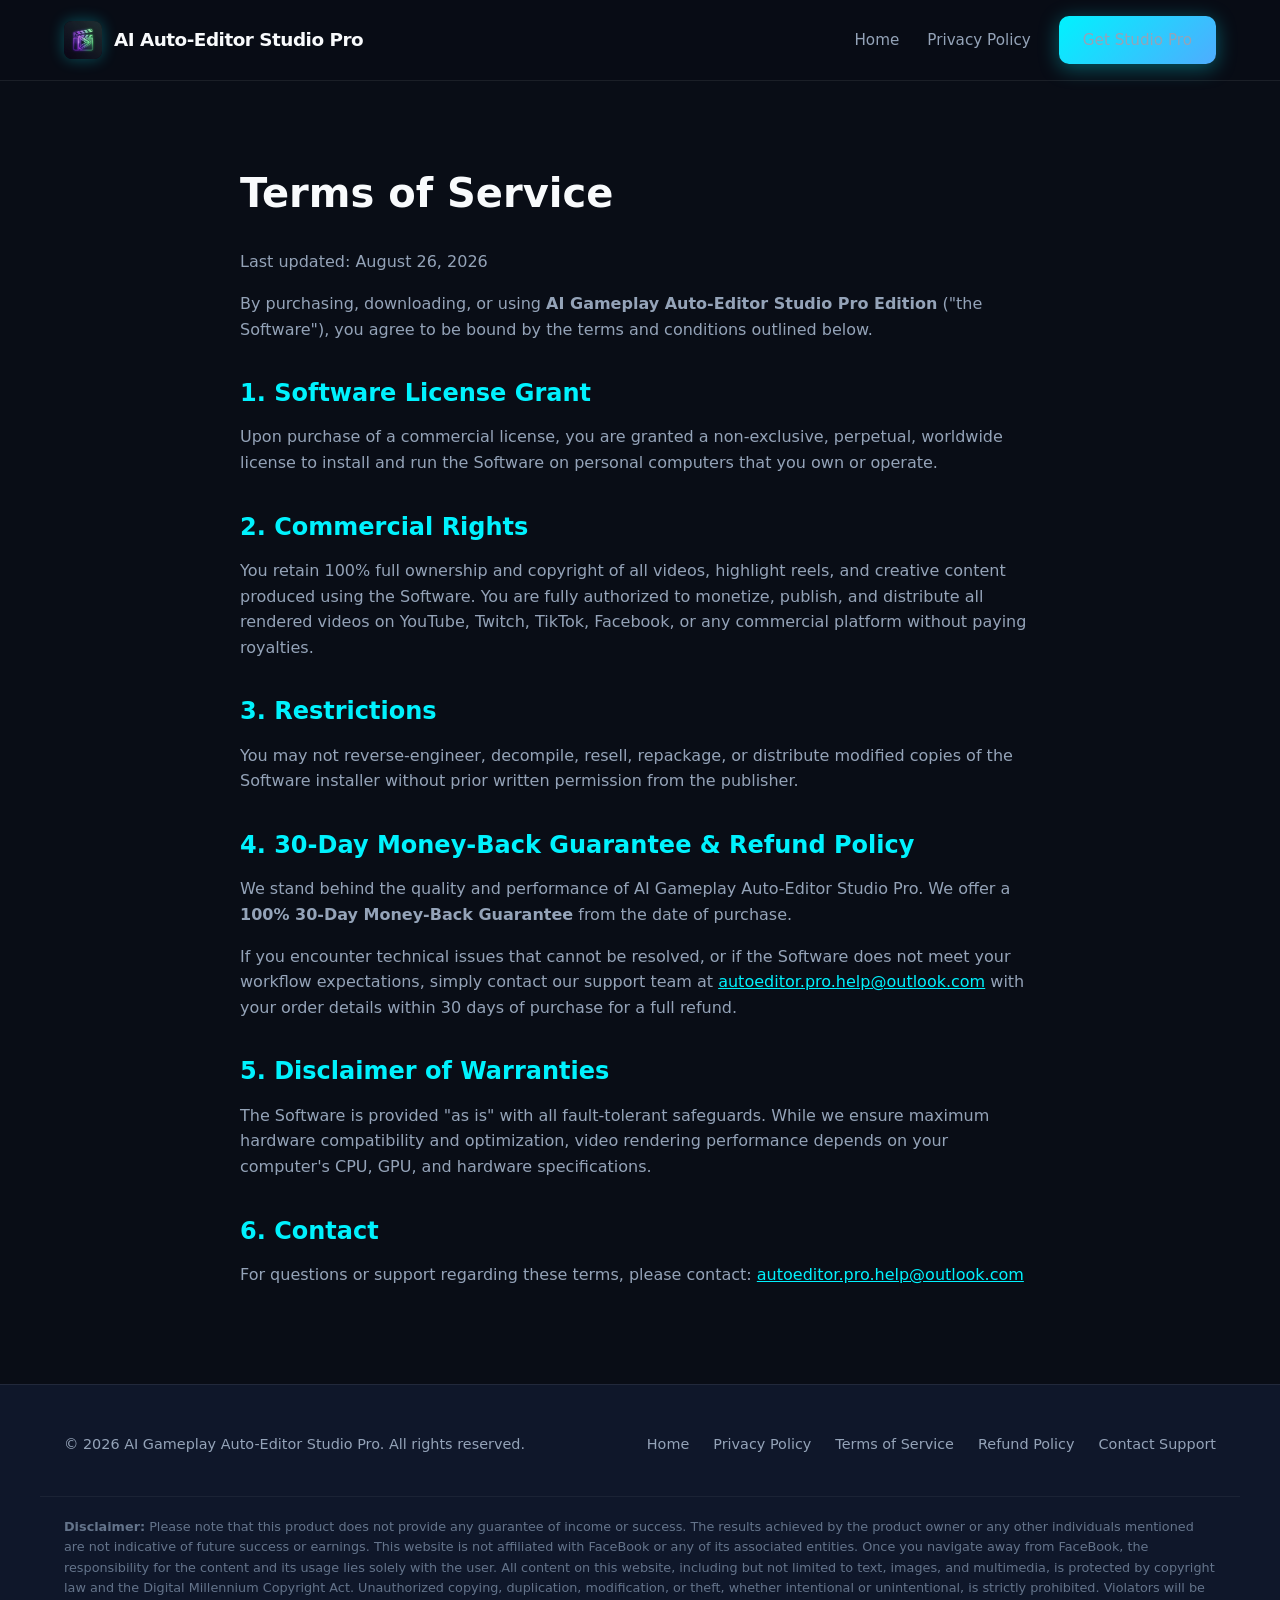
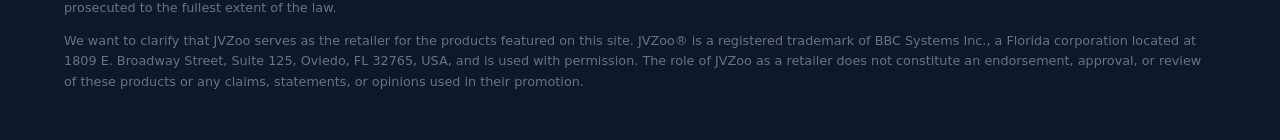
<file: terms.html>
<!DOCTYPE html>
<html lang="en">
<head>
  <meta charset="UTF-8">
  <meta name="viewport" content="width=device-width, initial-scale=1.0">
  <title>Terms of Service & Refund Policy — AI Gameplay Auto-Editor Studio Pro</title>
  <link rel="stylesheet" href="style.css">
  <link rel="icon" type="image/x-icon" href="assets/app_icon.ico">
</head>
<body>

  <!-- Navigation Header -->
  <header>
    <div class="container nav-container">
      <a href="index.html" class="brand">
        <img src="assets/Store_Logo_1080x1080.png" alt="AI Gameplay Auto-Editor Logo">
        <span>AI Auto-Editor Studio Pro</span>
      </a>
      <ul class="nav-links">
        <li><a href="index.html">Home</a></li>
        <li><a href="privacy.html">Privacy Policy</a></li>
        <li><a href="index.html#pricing" class="btn btn-primary">Get Studio Pro</a></li>
      </ul>
    </div>
  </header>

  <div class="container legal-content">
    <h1>Terms of Service</h1>
    <p>Last updated: August 26, 2026</p>

    <p>By purchasing, downloading, or using <strong>AI Gameplay Auto-Editor Studio Pro Edition</strong> ("the Software"), you agree to be bound by the terms and conditions outlined below.</p>

    <h2>1. Software License Grant</h2>
    <p>Upon purchase of a commercial license, you are granted a non-exclusive, perpetual, worldwide license to install and run the Software on personal computers that you own or operate.</p>

    <h2>2. Commercial Rights</h2>
    <p>You retain 100% full ownership and copyright of all videos, highlight reels, and creative content produced using the Software. You are fully authorized to monetize, publish, and distribute all rendered videos on YouTube, Twitch, TikTok, Facebook, or any commercial platform without paying royalties.</p>

    <h2>3. Restrictions</h2>
    <p>You may not reverse-engineer, decompile, resell, repackage, or distribute modified copies of the Software installer without prior written permission from the publisher.</p>

    <h2 id="refund">4. 30-Day Money-Back Guarantee & Refund Policy</h2>
    <p>We stand behind the quality and performance of AI Gameplay Auto-Editor Studio Pro. We offer a <strong>100% 30-Day Money-Back Guarantee</strong> from the date of purchase.</p>
    <p>If you encounter technical issues that cannot be resolved, or if the Software does not meet your workflow expectations, simply contact our support team at <a href="mailto:autoeditor.pro.help@outlook.com" style="color: var(--neon-cyan);">autoeditor.pro.help@outlook.com</a> with your order details within 30 days of purchase for a full refund.</p>

    <h2>5. Disclaimer of Warranties</h2>
    <p>The Software is provided "as is" with all fault-tolerant safeguards. While we ensure maximum hardware compatibility and optimization, video rendering performance depends on your computer's CPU, GPU, and hardware specifications.</p>

    <h2>6. Contact</h2>
    <p>For questions or support regarding these terms, please contact: <a href="mailto:autoeditor.pro.help@outlook.com" style="color: var(--neon-cyan);">autoeditor.pro.help@outlook.com</a></p>
  </div>

  <!-- Footer -->
  <footer>
    <div class="container footer-content">
      <div>
        <p>© 2026 AI Gameplay Auto-Editor Studio Pro. All rights reserved.</p>
      </div>
      <div class="footer-links">
        <a href="index.html">Home</a>
        <a href="privacy.html">Privacy Policy</a>
        <a href="terms.html">Terms of Service</a>
        <a href="#refund">Refund Policy</a>
        <a href="contact.html">Contact Support</a>
      </div>
    </div>

    <!-- Mandatory JVZoo Compliance Disclaimer -->
    <div class="container" style="margin-top: 40px; padding-top: 20px; border-top: 1px solid rgba(255,255,255,0.05); font-size: 0.8rem; color: #64748b; line-height: 1.6;">
      <p style="margin-bottom: 12px;"><strong>Disclaimer:</strong> Please note that this product does not provide any guarantee of income or success. The results achieved by the product owner or any other individuals mentioned are not indicative of future success or earnings. This website is not affiliated with FaceBook or any of its associated entities. Once you navigate away from FaceBook, the responsibility for the content and its usage lies solely with the user. All content on this website, including but not limited to text, images, and multimedia, is protected by copyright law and the Digital Millennium Copyright Act. Unauthorized copying, duplication, modification, or theft, whether intentional or unintentional, is strictly prohibited. Violators will be prosecuted to the fullest extent of the law.</p>
      <p>We want to clarify that JVZoo serves as the retailer for the products featured on this site. JVZoo® is a registered trademark of BBC Systems Inc., a Florida corporation located at 1809 E. Broadway Street, Suite 125, Oviedo, FL 32765, USA, and is used with permission. The role of JVZoo as a retailer does not constitute an endorsement, approval, or review of these products or any claims, statements, or opinions used in their promotion.</p>
    </div>
  </footer>

</body>
</html>
</file>
<file: style.css>
:root {
  --bg-dark: #090d16;
  --bg-card: #111827;
  --bg-card-hover: #172033;
  --bg-secondary: #0f172a;
  --text-main: #f8fafc;
  --text-muted: #94a3b8;
  --primary-gradient: linear-gradient(135deg, #00f2fe 0%, #4facfe 100%);
  --accent-gradient: linear-gradient(135deg, #a855f7 0%, #ec4899 100%);
  --neon-cyan: #00f2fe;
  --neon-pink: #ec4899;
  --border-color: rgba(255, 255, 255, 0.08);
  --border-glow: rgba(0, 242, 254, 0.3);
  --card-shadow: 0 10px 30px -10px rgba(0, 0, 0, 0.5);
  --font-sans: system-ui, -apple-system, BlinkMacSystemFont, 'Segoe UI', Roboto, Oxygen, Ubuntu, Cantarell, sans-serif;
}

* {
  box-sizing: border-box;
  margin: 0;
  padding: 0;
}

html {
  scroll-behavior: smooth;
}

body {
  background-color: var(--bg-dark);
  color: var(--text-main);
  font-family: var(--font-sans);
  line-height: 1.6;
  overflow-x: hidden;
}

/* Container */
.container {
  max-width: 1200px;
  margin: 0 auto;
  padding: 0 24px;
}

/* Header & Nav */
header {
  position: sticky;
  top: 0;
  z-index: 1000;
  background: rgba(9, 13, 22, 0.85);
  backdrop-filter: blur(12px);
  border-bottom: 1px solid var(--border-color);
  padding: 16px 0;
}

.nav-container {
  display: flex;
  justify-content: space-between;
  align-items: center;
}

.brand {
  display: flex;
  align-items: center;
  gap: 12px;
  text-decoration: none;
  color: var(--text-main);
  font-weight: 700;
  font-size: 1.15rem;
  letter-spacing: -0.5px;
}

.brand img {
  width: 38px;
  height: 38px;
  border-radius: 8px;
  box-shadow: 0 0 15px rgba(0, 242, 254, 0.3);
}

.nav-links {
  display: flex;
  align-items: center;
  gap: 28px;
  list-style: none;
}

.nav-links a {
  text-decoration: none;
  color: var(--text-muted);
  font-weight: 500;
  font-size: 0.95rem;
  transition: color 0.2s;
}

.nav-links a:hover {
  color: var(--neon-cyan);
}

/* Buttons */
.btn {
  display: inline-flex;
  align-items: center;
  justify-content: center;
  gap: 8px;
  padding: 12px 24px;
  border-radius: 10px;
  font-weight: 600;
  font-size: 1rem;
  text-decoration: none;
  cursor: pointer;
  transition: all 0.25s ease;
  border: none;
}

.btn-primary {
  background: var(--primary-gradient);
  color: #040810;
  box-shadow: 0 4px 20px rgba(0, 242, 254, 0.35);
}

.btn-primary:hover {
  transform: translateY(-2px);
  box-shadow: 0 6px 25px rgba(0, 242, 254, 0.55);
}

.btn-secondary {
  background: rgba(255, 255, 255, 0.05);
  color: var(--text-main);
  border: 1px solid var(--border-color);
}

.btn-secondary:hover {
  background: rgba(255, 255, 255, 0.1);
  border-color: rgba(255, 255, 255, 0.2);
  transform: translateY(-2px);
}

.btn-lg {
  padding: 16px 36px;
  font-size: 1.15rem;
}

/* Hero Section */
.hero {
  padding: 80px 0 60px;
  text-align: center;
  position: relative;
}

.hero::before {
  content: '';
  position: absolute;
  top: -50px;
  left: 50%;
  transform: translateX(-50%);
  width: 600px;
  height: 350px;
  background: radial-gradient(circle, rgba(0, 242, 254, 0.15) 0%, rgba(168, 85, 247, 0.08) 50%, transparent 70%);
  z-index: -1;
  pointer-events: none;
}

.badge {
  display: inline-flex;
  align-items: center;
  gap: 8px;
  padding: 6px 16px;
  background: rgba(0, 242, 254, 0.1);
  border: 1px solid rgba(0, 242, 254, 0.25);
  border-radius: 999px;
  color: var(--neon-cyan);
  font-size: 0.85rem;
  font-weight: 600;
  margin-bottom: 24px;
}

.hero h1 {
  font-size: 3.5rem;
  font-weight: 800;
  line-height: 1.15;
  letter-spacing: -1.5px;
  max-width: 900px;
  margin: 0 auto 20px;
}

.gradient-text {
  background: var(--primary-gradient);
  -webkit-background-clip: text;
  -webkit-text-fill-color: transparent;
}

.hero p {
  font-size: 1.25rem;
  color: var(--text-muted);
  max-width: 720px;
  margin: 0 auto 36px;
}

.hero-actions {
  display: flex;
  justify-content: center;
  gap: 16px;
  margin-bottom: 50px;
  flex-wrap: wrap;
}

.guarantee-note {
  display: flex;
  align-items: center;
  justify-content: center;
  gap: 16px;
  font-size: 0.9rem;
  color: var(--text-muted);
  margin-top: 12px;
}

.hero-preview {
  position: relative;
  max-width: 1000px;
  margin: 0 auto;
  border-radius: 16px;
  padding: 8px;
  background: linear-gradient(135deg, rgba(0, 242, 254, 0.3), rgba(168, 85, 247, 0.2), rgba(255, 255, 255, 0.05));
  box-shadow: 0 25px 60px -15px rgba(0, 0, 0, 0.8);
}

.hero-preview img {
  width: 100%;
  height: auto;
  border-radius: 12px;
  display: block;
}

/* Features Grid */
.features {
  padding: 100px 0;
  border-top: 1px solid var(--border-color);
}

.section-header {
  text-align: center;
  max-width: 650px;
  margin: 0 auto 60px;
}

.section-header h2 {
  font-size: 2.4rem;
  font-weight: 700;
  letter-spacing: -1px;
  margin-bottom: 16px;
}

.section-header p {
  color: var(--text-muted);
  font-size: 1.1rem;
}

.grid-3 {
  display: grid;
  grid-template-columns: repeat(auto-fit, minmax(320px, 1fr));
  gap: 28px;
}

.card {
  background: var(--bg-card);
  border: 1px solid var(--border-color);
  border-radius: 16px;
  padding: 32px;
  transition: all 0.3s ease;
  box-shadow: var(--card-shadow);
}

.card:hover {
  background: var(--bg-card-hover);
  border-color: var(--border-glow);
  transform: translateY(-4px);
}

.card-icon {
  width: 52px;
  height: 52px;
  border-radius: 12px;
  display: flex;
  align-items: center;
  justify-content: center;
  font-size: 1.6rem;
  margin-bottom: 20px;
  background: rgba(0, 242, 254, 0.1);
  color: var(--neon-cyan);
}

.card h3 {
  font-size: 1.3rem;
  margin-bottom: 12px;
  font-weight: 600;
}

.card p {
  color: var(--text-muted);
  font-size: 0.95rem;
  line-height: 1.6;
}

/* Comparison Section */
.comparison {
  padding: 80px 0;
  background: var(--bg-secondary);
  border-top: 1px solid var(--border-color);
  border-bottom: 1px solid var(--border-color);
}

.comparison-grid {
  display: grid;
  grid-template-columns: 1fr 1fr;
  gap: 32px;
  max-width: 900px;
  margin: 0 auto;
}

.comp-card {
  border-radius: 16px;
  padding: 32px;
}

.comp-bad {
  background: rgba(239, 68, 68, 0.05);
  border: 1px solid rgba(239, 68, 68, 0.2);
}

.comp-good {
  background: rgba(16, 185, 129, 0.05);
  border: 1px solid rgba(16, 185, 129, 0.3);
  box-shadow: 0 0 30px rgba(16, 185, 129, 0.1);
}

.comp-card h3 {
  font-size: 1.3rem;
  margin-bottom: 20px;
  display: flex;
  align-items: center;
  gap: 8px;
}

.comp-list {
  list-style: none;
}

.comp-list li {
  margin-bottom: 14px;
  display: flex;
  align-items: flex-start;
  gap: 10px;
  font-size: 0.95rem;
  color: var(--text-muted);
}

/* Screenshots Gallery */
.gallery {
  padding: 100px 0;
}

.gallery-grid {
  display: grid;
  grid-template-columns: repeat(auto-fit, minmax(280px, 1fr));
  gap: 20px;
}

.gallery-item {
  border-radius: 12px;
  overflow: hidden;
  border: 1px solid var(--border-color);
  background: var(--bg-card);
  transition: all 0.3s ease;
}

.gallery-item:hover {
  border-color: var(--border-glow);
  transform: scale(1.02);
}

.gallery-item img {
  width: 100%;
  height: auto;
  display: block;
}

/* Pricing Section */
.pricing {
  padding: 100px 0;
  border-top: 1px solid var(--border-color);
  text-align: center;
  position: relative;
}

.pricing-card {
  max-width: 540px;
  margin: 0 auto;
  background: var(--bg-card);
  border: 2px solid var(--border-glow);
  border-radius: 24px;
  padding: 48px;
  box-shadow: 0 20px 60px -10px rgba(0, 242, 254, 0.2);
  position: relative;
}

.pricing-badge {
  position: absolute;
  top: -14px;
  left: 50%;
  transform: translateX(-50%);
  background: var(--accent-gradient);
  color: white;
  font-size: 0.8rem;
  font-weight: 700;
  text-transform: uppercase;
  letter-spacing: 1px;
  padding: 6px 18px;
  border-radius: 999px;
}

.price {
  margin: 24px 0;
  display: flex;
  align-items: baseline;
  justify-content: center;
  gap: 8px;
}

.price-currency {
  font-size: 2rem;
  font-weight: 700;
  color: var(--text-muted);
}

.price-amount {
  font-size: 4.5rem;
  font-weight: 800;
  letter-spacing: -2px;
  color: var(--text-main);
}

.price-type {
  font-size: 1rem;
  color: var(--text-muted);
}

.price-original {
  text-decoration: line-through;
  color: #64748b;
  font-size: 1.3rem;
  margin-right: 6px;
}

.pricing-features {
  list-style: none;
  text-align: left;
  margin: 32px 0 40px;
}

.pricing-features li {
  padding: 10px 0;
  border-bottom: 1px solid rgba(255, 255, 255, 0.05);
  display: flex;
  align-items: center;
  gap: 12px;
  font-size: 1rem;
}

/* FAQ */
.faq {
  padding: 80px 0;
  border-top: 1px solid var(--border-color);
}

.faq-grid {
  max-width: 800px;
  margin: 0 auto;
  display: flex;
  flex-direction: column;
  gap: 16px;
}

.faq-item {
  background: var(--bg-card);
  border: 1px solid var(--border-color);
  border-radius: 12px;
  padding: 24px;
}

.faq-item h4 {
  font-size: 1.15rem;
  margin-bottom: 8px;
  color: var(--text-main);
}

.faq-item p {
  color: var(--text-muted);
  font-size: 0.95rem;
}

/* Legal Pages */
.legal-content {
  padding: 80px 0;
  max-width: 800px;
  margin: 0 auto;
}

.legal-content h1 {
  font-size: 2.5rem;
  margin-bottom: 24px;
}

.legal-content h2 {
  font-size: 1.5rem;
  margin: 32px 0 12px;
  color: var(--neon-cyan);
}

.legal-content p, .legal-content ul {
  color: var(--text-muted);
  margin-bottom: 16px;
  font-size: 1rem;
}

.legal-content ul {
  padding-left: 24px;
}

/* Download Page */
.download-hero {
  padding: 80px 0;
  text-align: center;
}

.download-box {
  max-width: 600px;
  margin: 40px auto 0;
  background: var(--bg-card);
  border: 1px solid var(--border-glow);
  border-radius: 20px;
  padding: 40px;
  box-shadow: var(--card-shadow);
}

.step-guide {
  text-align: left;
  margin: 40px 0;
  display: flex;
  flex-direction: column;
  gap: 20px;
}

.step {
  display: flex;
  gap: 16px;
  align-items: flex-start;
}

.step-num {
  width: 32px;
  height: 32px;
  background: var(--primary-gradient);
  color: #040810;
  font-weight: 700;
  border-radius: 50%;
  display: flex;
  align-items: center;
  justify-content: center;
  flex-shrink: 0;
}

/* Footer */
footer {
  border-top: 1px solid var(--border-color);
  padding: 48px 0;
  background: var(--bg-secondary);
  color: var(--text-muted);
  font-size: 0.9rem;
}

.footer-content {
  display: flex;
  justify-content: space-between;
  align-items: center;
  flex-wrap: wrap;
  gap: 20px;
}

.footer-links {
  display: flex;
  gap: 24px;
}

.footer-links a {
  color: var(--text-muted);
  text-decoration: none;
  transition: color 0.2s;
}

.footer-links a:hover {
  color: var(--neon-cyan);
}

/* Responsive */
@media (max-width: 768px) {
  .hero h1 {
    font-size: 2.4rem;
  }
  .comparison-grid {
    grid-template-columns: 1fr;
  }
  .nav-links {
    display: none;
  }
  .footer-content {
    flex-direction: column;
    text-align: center;
  }
}
</file>
